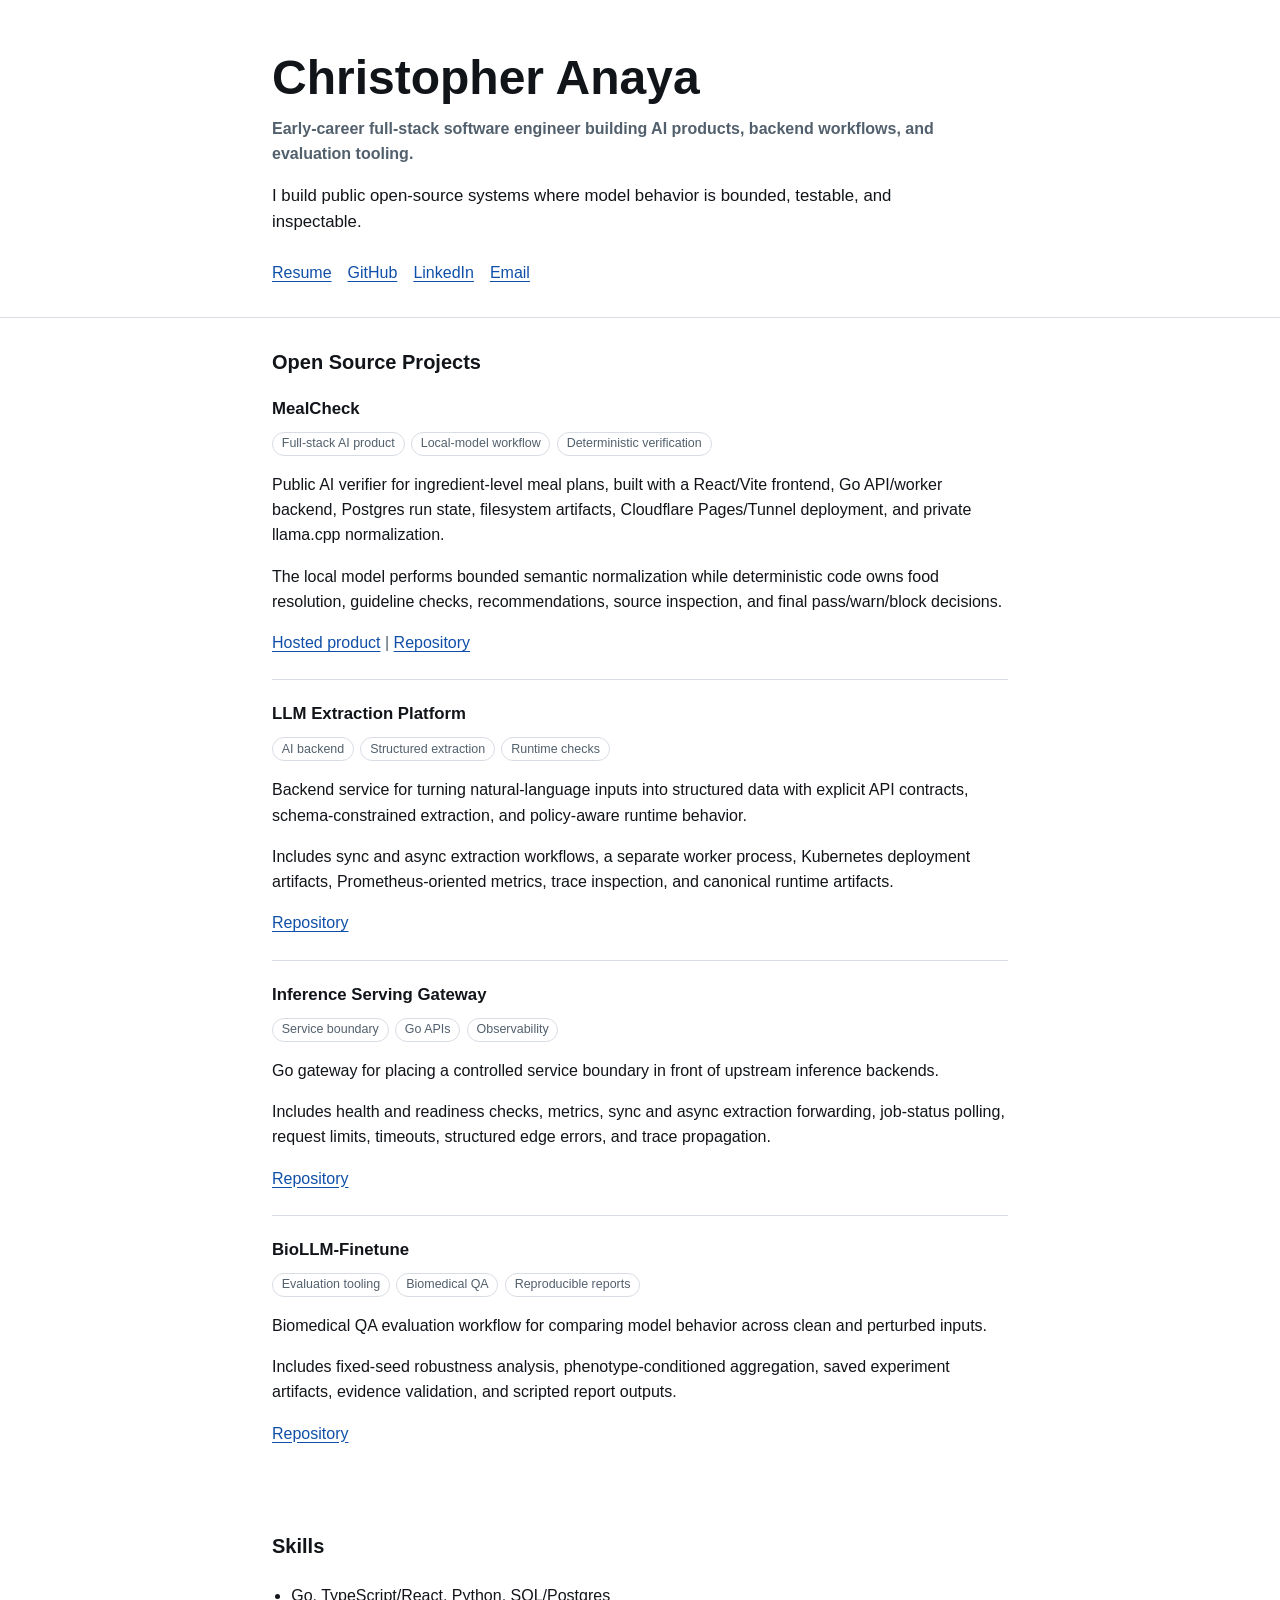
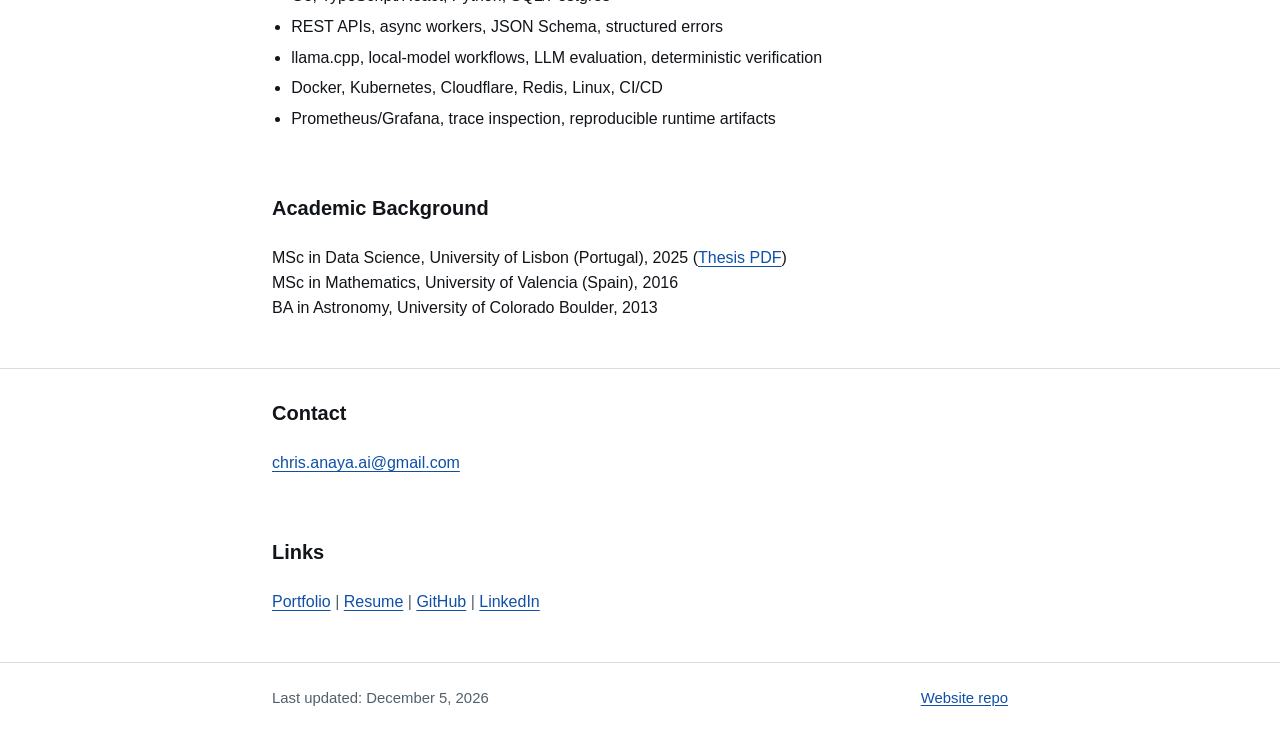
<file: index.html>
<!DOCTYPE html>
<html lang="en">
  <head>
    <meta charset="utf-8">
    <meta name="viewport" content="width=device-width, initial-scale=1">
    <title>Christopher Anaya | Software Engineer</title>
    <meta name="description" content="Christopher Anaya is an early-career full-stack software engineer building AI products, backend workflows, and evaluation tooling.">
    <link rel="canonical" href="https://chranama.github.io/">
    <meta property="og:type" content="website">
    <meta property="og:title" content="Christopher Anaya | Software Engineer">
    <meta property="og:description" content="AI products, backend workflows, and evaluation tooling, with inspectable open-source projects.">
    <meta property="og:url" content="https://chranama.github.io/">
    <meta property="og:image" content="https://chranama.github.io/assets/og-home-v2.svg">
    <meta name="twitter:card" content="summary_large_image">
    <meta name="twitter:title" content="Christopher Anaya | Software Engineer">
    <meta name="twitter:description" content="AI products, backend workflows, and evaluation tooling, with inspectable open-source projects.">
    <meta name="twitter:image" content="https://chranama.github.io/assets/og-home-v2.svg">
    <link rel="icon" href="assets/favicon.svg" type="image/svg+xml">
    <link rel="stylesheet" href="css/styles.css?v=mealcheck-primary">
  </head>
  <body>
    <a class="skip-link" href="#main-content">Skip to main content</a>
    <header class="site-header">
      <div class="container">
        <h1>Christopher Anaya</h1>
        <p class="title">Early-career full-stack software engineer building AI products, backend workflows, and evaluation tooling.</p>
        <p class="lede">
          I build public open-source systems where model behavior is bounded, testable,
          and inspectable.
        </p>
        <nav aria-label="Primary links">
          <ul class="link-row">
            <li><a href="resume.pdf">Resume</a></li>
            <li><a href="https://github.com/chranama">GitHub</a></li>
            <li><a href="https://www.linkedin.com/in/chris-anaya-ai/">LinkedIn</a></li>
            <li><a href="mailto:chris.anaya.ai@gmail.com">Email</a></li>
          </ul>
        </nav>
      </div>
    </header>

    <main id="main-content">
      <section class="section" aria-labelledby="selected-work-title">
        <div class="container">
          <h2 id="selected-work-title">Open Source Projects</h2>

          <article class="project" aria-labelledby="project-mealcheck-title">
            <h3 id="project-mealcheck-title">MealCheck</h3>
            <ul class="tag-row" aria-label="Project focus">
              <li>Full-stack AI product</li>
              <li>Local-model workflow</li>
              <li>Deterministic verification</li>
            </ul>
            <p>
              Public AI verifier for ingredient-level meal plans, built with a React/Vite
              frontend, Go API/worker backend, Postgres run state, filesystem artifacts,
              Cloudflare Pages/Tunnel deployment, and private llama.cpp normalization.
            </p>
            <p>
              The local model performs bounded semantic normalization while deterministic
              code owns food resolution, guideline checks, recommendations, source inspection,
              and final pass/warn/block decisions.
            </p>
            <p class="inline-links">
              <a href="https://mealcheck.dev">Hosted product</a>
              <span aria-hidden="true">|</span>
              <a href="https://github.com/chranama/MealCheck">Repository</a>
            </p>
          </article>

          <article class="project" aria-labelledby="project-llm-extract-title">
            <h3 id="project-llm-extract-title">LLM Extraction Platform</h3>
            <ul class="tag-row" aria-label="Project focus">
              <li>AI backend</li>
              <li>Structured extraction</li>
              <li>Runtime checks</li>
            </ul>
            <p>
              Backend service for turning natural-language inputs into structured data with
              explicit API contracts, schema-constrained extraction, and policy-aware runtime
              behavior.
            </p>
            <p>
              Includes sync and async extraction workflows, a separate worker process,
              Kubernetes deployment artifacts, Prometheus-oriented metrics, trace inspection,
              and canonical runtime artifacts.
            </p>
            <p class="inline-links">
              <a href="https://github.com/chranama/llm-extraction-platform">Repository</a>
            </p>
          </article>

          <article class="project" aria-labelledby="project-gateway-title">
            <h3 id="project-gateway-title">Inference Serving Gateway</h3>
            <ul class="tag-row" aria-label="Project focus">
              <li>Service boundary</li>
              <li>Go APIs</li>
              <li>Observability</li>
            </ul>
            <p>
              Go gateway for placing a controlled service boundary in front of upstream
              inference backends.
            </p>
            <p>
              Includes health and readiness checks, metrics, sync and async extraction forwarding,
              job-status polling, request limits, timeouts, structured edge errors, and trace
              propagation.
            </p>
            <p class="inline-links">
              <a href="https://github.com/chranama/inference-serving-gateway">Repository</a>
            </p>
          </article>

          <article class="project" aria-labelledby="project-biollm-title">
            <h3 id="project-biollm-title">BioLLM-Finetune</h3>
            <ul class="tag-row" aria-label="Project focus">
              <li>Evaluation tooling</li>
              <li>Biomedical QA</li>
              <li>Reproducible reports</li>
            </ul>
            <p>
              Biomedical QA evaluation workflow for comparing model behavior across clean and
              perturbed inputs.
            </p>
            <p>
              Includes fixed-seed robustness analysis, phenotype-conditioned aggregation,
              saved experiment artifacts, evidence validation, and scripted report outputs.
            </p>
            <p class="inline-links">
              <a href="https://github.com/chranama/biollm-finetune">Repository</a>
            </p>
          </article>
        </div>
      </section>

      <section class="section" aria-labelledby="skills-title">
        <div class="container">
          <h2 id="skills-title">Skills</h2>
          <ul class="skill-list">
            <li>Go, TypeScript/React, Python, SQL/Postgres</li>
            <li>REST APIs, async workers, JSON Schema, structured errors</li>
            <li>llama.cpp, local-model workflows, LLM evaluation, deterministic verification</li>
            <li>Docker, Kubernetes, Cloudflare, Redis, Linux, CI/CD</li>
            <li>Prometheus/Grafana, trace inspection, reproducible runtime artifacts</li>
          </ul>
        </div>
      </section>

      <section class="section" aria-labelledby="background-title">
        <div class="container">
          <h2 id="background-title">Academic Background</h2>
          <p>
            MSc in Data Science, University of Lisbon (Portugal), 2025
            (<a href="masters_thesis.pdf">Thesis PDF</a>)
            <br>
            MSc in Mathematics, University of Valencia (Spain), 2016
            <br>
            BA in Astronomy, University of Colorado Boulder, 2013
          </p>
        </div>
      </section>

      <section class="section contact-section" aria-labelledby="contact-title">
        <div class="container">
          <h2 id="contact-title">Contact</h2>
          <p class="inline-links">
            <a href="mailto:chris.anaya.ai@gmail.com">chris.anaya.ai@gmail.com</a>
          </p>
        </div>
      </section>

      <section class="section" aria-labelledby="links-title">
        <div class="container">
          <h2 id="links-title">Links</h2>
          <p class="inline-links">
            <a href="https://chranama.github.io">Portfolio</a>
            <span aria-hidden="true">|</span>
            <a href="resume.pdf">Resume</a>
            <span aria-hidden="true">|</span>
            <a href="https://github.com/chranama">GitHub</a>
            <span aria-hidden="true">|</span>
            <a href="https://www.linkedin.com/in/chris-anaya-ai/">LinkedIn</a>
          </p>
        </div>
      </section>
    </main>

    <footer class="site-footer">
      <div class="container footer-row">
        <p>Last updated: <span data-last-updated></span></p>
        <p><a href="https://github.com/chranama/chranama.github.io">Website repo</a></p>
      </div>
    </footer>

    <script>
      (function () {
        var items = document.querySelectorAll('[data-last-updated]');
        if (!items.length) return;
        var modified = new Date(document.lastModified);
        var formatted = Number.isNaN(modified.getTime())
          ? 'Unknown'
          : new Intl.DateTimeFormat('en-US', {
              year: 'numeric',
              month: 'long',
              day: 'numeric'
            }).format(modified);
        items.forEach(function (item) {
          item.textContent = formatted;
        });
      })();
    </script>
  </body>
</html>
</file>
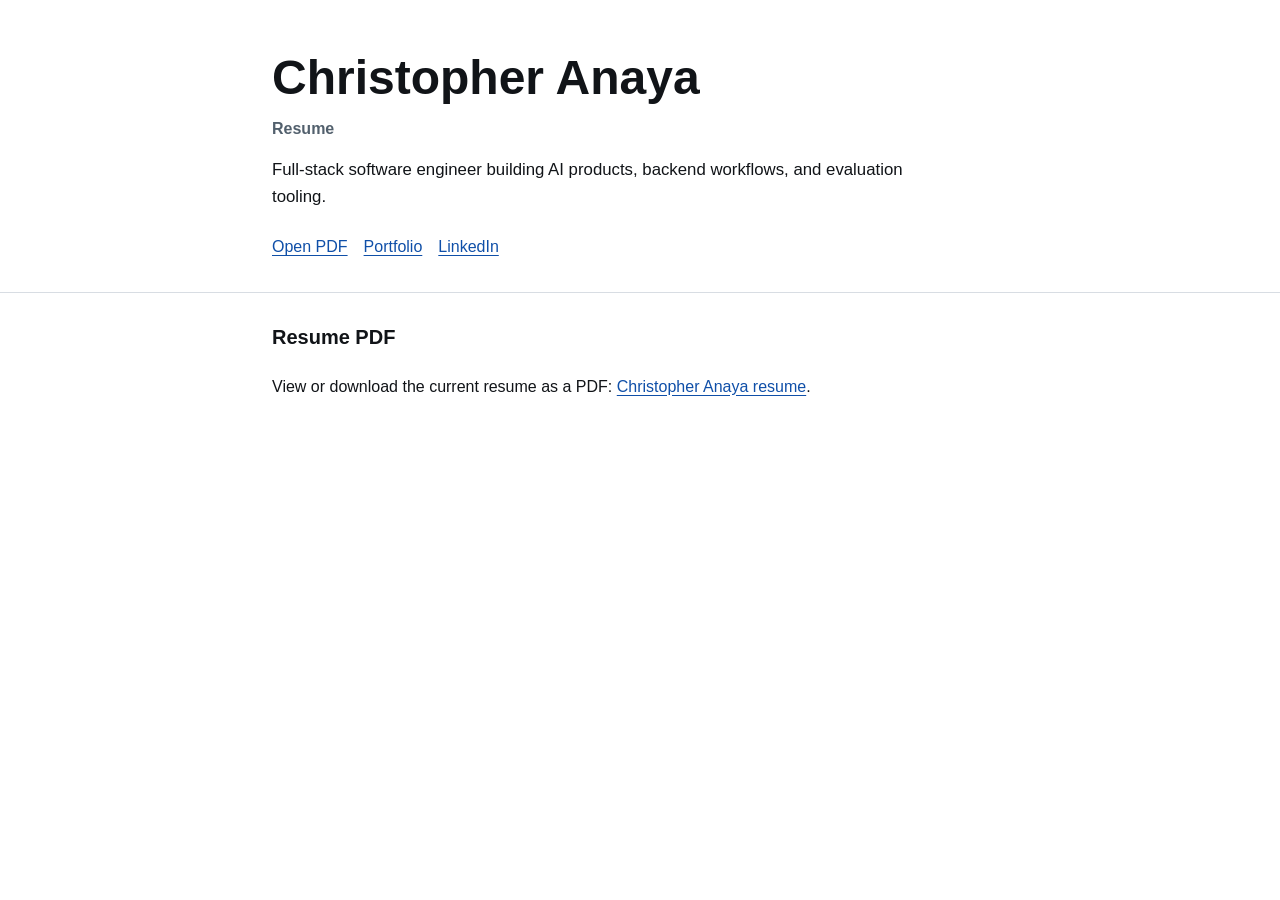
<file: resume.html>
<!DOCTYPE html>
<html lang="en">
  <head>
    <meta charset="utf-8">
    <meta name="viewport" content="width=device-width, initial-scale=1">
    <title>Christopher Anaya | Resume</title>
    <meta name="description" content="Resume for Christopher Anaya, an early-career full-stack software engineer building AI products, backend workflows, and evaluation tooling.">
    <link rel="canonical" href="https://chranama.github.io/resume.html">
    <meta property="og:type" content="website">
    <meta property="og:title" content="Christopher Anaya | Resume">
    <meta property="og:description" content="AI product, backend, and platform engineering resume for Christopher Anaya.">
    <meta property="og:url" content="https://chranama.github.io/resume.html">
    <meta property="og:image" content="https://chranama.github.io/assets/og-v3-resume.png">
    <meta property="og:image:width" content="1200">
    <meta property="og:image:height" content="627">
    <meta name="twitter:card" content="summary_large_image">
    <meta name="twitter:title" content="Christopher Anaya | Resume">
    <meta name="twitter:description" content="AI product, backend, and platform engineering resume for Christopher Anaya.">
    <meta name="twitter:image" content="https://chranama.github.io/assets/og-v3-resume.png">
    <link rel="icon" href="assets/favicon.svg" type="image/svg+xml">
    <link rel="stylesheet" href="css/styles.css?v=mealcheck-primary">
  </head>
  <body>
    <a class="skip-link" href="#main-content">Skip to main content</a>
    <header class="site-header">
      <div class="container">
        <h1>Christopher Anaya</h1>
        <p class="title">Resume</p>
        <p class="lede">
          Full-stack software engineer building AI products, backend workflows,
          and evaluation tooling.
        </p>
        <nav aria-label="Resume links">
          <ul class="link-row">
            <li><a href="resume.pdf">Open PDF</a></li>
            <li><a href="index.html">Portfolio</a></li>
            <li><a href="https://www.linkedin.com/in/chris-anaya-ai/">LinkedIn</a></li>
          </ul>
        </nav>
      </div>
    </header>

    <main id="main-content">
      <section class="section" aria-labelledby="resume-title">
        <div class="container">
          <h2 id="resume-title">Resume PDF</h2>
          <p>
            View or download the current resume as a PDF:
            <a href="resume.pdf">Christopher Anaya resume</a>.
          </p>
        </div>
      </section>
    </main>
  </body>
</html>
</file>
<file: css/styles.css>
:root {
  --bg: #ffffff;
  --text: #111418;
  --muted: #52606d;
  --line: #d8dde3;
  --link: #0f4fa8;
  --focus: #b00020;
  --maxw: 46rem;
  --space-1: 0.5rem;
  --space-2: 0.75rem;
  --space-3: 1rem;
  --space-4: 1.5rem;
  --space-5: 2rem;
  --space-6: 3rem;
}

* {
  box-sizing: border-box;
}

html,
body {
  margin: 0;
  padding: 0;
  background: var(--bg);
  color: var(--text);
  font-family: -apple-system, BlinkMacSystemFont, "Segoe UI", Roboto, Helvetica, Arial, sans-serif;
  line-height: 1.58;
}

a {
  color: var(--link);
  text-underline-offset: 0.16em;
}

a:hover {
  text-decoration-thickness: 2px;
}

a:focus-visible,
.skip-link:focus-visible {
  outline: 3px solid var(--focus);
  outline-offset: 3px;
}

.skip-link {
  position: absolute;
  left: -9999px;
  top: auto;
  width: 1px;
  height: 1px;
  overflow: hidden;
}

.skip-link:focus {
  left: var(--space-3);
  top: var(--space-3);
  width: auto;
  height: auto;
  padding: var(--space-2) var(--space-3);
  background: var(--bg);
  border: 1px solid var(--text);
}

.container {
  width: min(100% - 2rem, var(--maxw));
  margin-inline: auto;
}

.site-header {
  border-bottom: 1px solid var(--line);
  padding: var(--space-6) 0 var(--space-5);
}

h1,
h2,
h3,
p {
  margin-top: 0;
}

h1,
h2,
h3 {
  line-height: 1.25;
}

h1 {
  margin-bottom: var(--space-1);
  font-size: clamp(2rem, 6vw, 3rem);
  font-weight: 700;
}

h2 {
  margin-bottom: var(--space-4);
  font-size: 1.25rem;
}

h3 {
  margin-bottom: var(--space-2);
  font-size: 1.05rem;
}

.title {
  margin-bottom: var(--space-3);
  color: var(--muted);
  font-weight: 600;
}

.lede {
  max-width: 41rem;
  margin-bottom: var(--space-4);
  font-size: 1.05rem;
}

.link-row {
  display: flex;
  flex-wrap: wrap;
  gap: var(--space-2) var(--space-3);
  list-style: none;
  padding: 0;
  margin: 0;
}

.section {
  padding: var(--space-5) 0;
}

.project {
  padding: var(--space-4) 0;
  border-top: 1px solid var(--line);
}

.project:first-of-type {
  padding-top: 0;
  border-top: 0;
}

.tag-row {
  display: flex;
  flex-wrap: wrap;
  gap: 0.4rem;
  list-style: none;
  padding: 0;
  margin: 0 0 var(--space-3);
}

.tag-row li {
  border: 1px solid var(--line);
  border-radius: 999px;
  color: var(--muted);
  font-size: 0.78rem;
  line-height: 1.2;
  padding: 0.22rem 0.55rem;
}

.skill-list {
  margin: 0;
  padding-left: 1.2rem;
}

.skill-list li + li {
  margin-top: 0.35rem;
}

.project p:last-child,
.contact-section p,
.site-footer p {
  margin-bottom: 0;
}

.inline-links {
  color: var(--muted);
}

.inline-links a {
  color: var(--link);
}

.contact-section {
  border-top: 1px solid var(--line);
}

.site-footer {
  border-top: 1px solid var(--line);
  padding: var(--space-4) 0;
  color: var(--muted);
  font-size: 0.93rem;
}

.footer-row {
  display: flex;
  flex-direction: column;
  gap: var(--space-1);
}

@media (min-width: 44rem) {
  .footer-row {
    flex-direction: row;
    justify-content: space-between;
    align-items: center;
  }
}

@media (prefers-reduced-motion: reduce) {
  *,
  *::before,
  *::after {
    animation-duration: 0.01ms !important;
    animation-iteration-count: 1 !important;
    scroll-behavior: auto !important;
    transition-duration: 0.01ms !important;
  }
}
</file>
